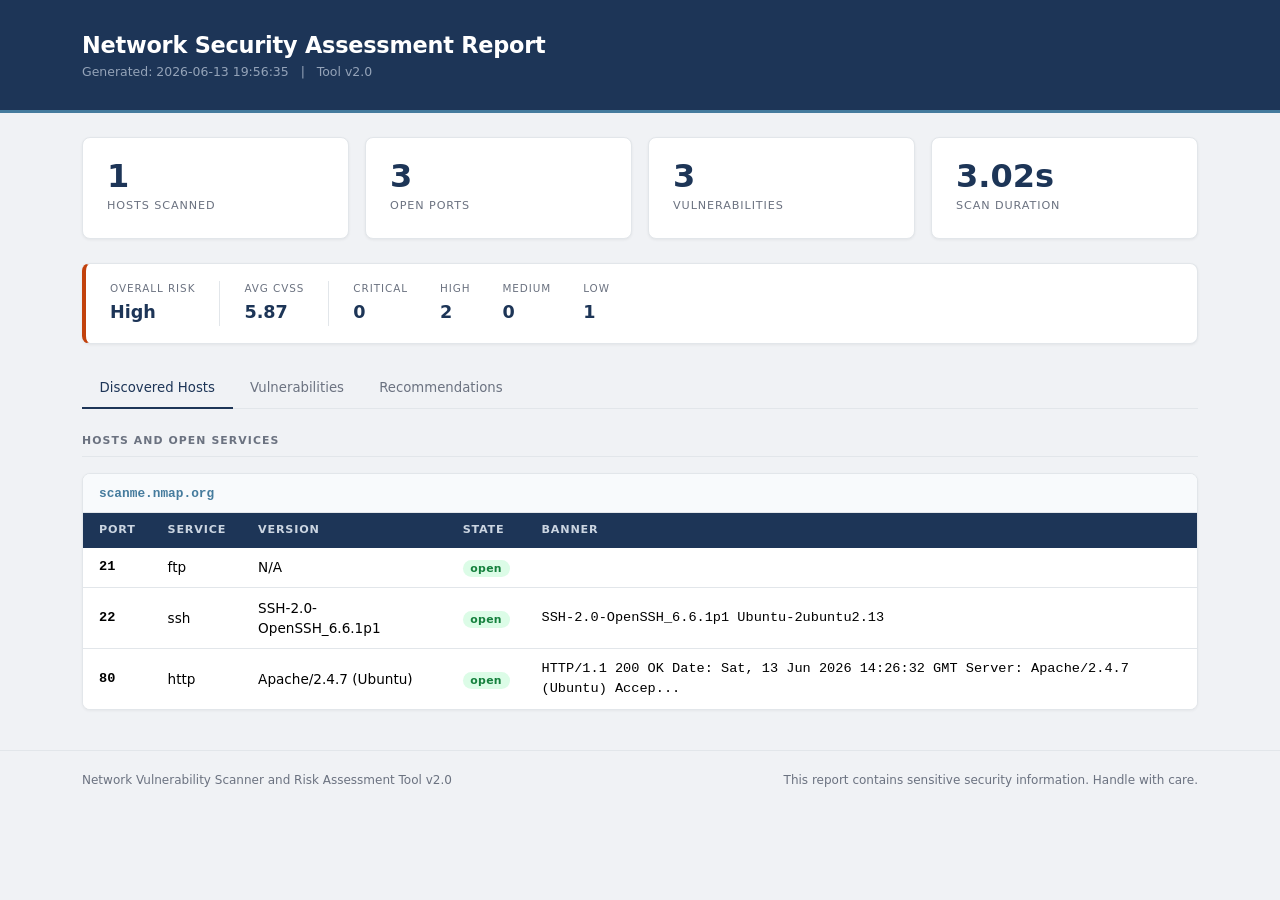
<file: report.html>
<!DOCTYPE html>
<html lang="en">
<head>
  <meta charset="UTF-8">
  <meta name="viewport" content="width=device-width, initial-scale=1.0">
  <title>Network Security Assessment Report</title>
  <link rel="stylesheet"
        href="https://cdnjs.cloudflare.com/ajax/libs/bootstrap/5.3.2/css/bootstrap.min.css">
  <style>
    :root {
      --bg:       #f0f2f5;
      --surface:  #ffffff;
      --border:   #e2e6ea;
      --accent:   #1d3557;
      --accent2:  #457b9d;
      --text:     #1f2937;
      --muted:    #6b7280;
      --critical: #b91c1c;
      --high:     #c2410c;
      --medium:   #b45309;
      --low:      #1d4ed8;
    }
    body {
      background: var(--bg);
      color: var(--text);
      font-family: 'Segoe UI', system-ui, sans-serif;
      font-size: 0.9rem;
    }
    .page-header {
      background: var(--accent);
      color: #fff;
      padding: 2rem 0 1.75rem;
      border-bottom: 3px solid var(--accent2);
    }
    .page-header h1 {
      font-size: 1.4rem;
      font-weight: 600;
      margin-bottom: 0.2rem;
      letter-spacing: -0.01em;
    }
    .page-header .meta { color: #94a3b8; font-size: 0.78rem; }
    .stat-card {
      background: var(--surface);
      border: 1px solid var(--border);
      border-radius: 8px;
      padding: 1.4rem 1.5rem;
      box-shadow: 0 1px 3px rgba(0,0,0,0.06);
    }
    .stat-card .stat-value {
      font-size: 2rem;
      font-weight: 700;
      color: var(--accent);
      line-height: 1;
    }
    .stat-card .stat-label {
      font-size: 0.7rem;
      text-transform: uppercase;
      letter-spacing: 0.08em;
      color: var(--muted);
      margin-top: 0.4rem;
    }
    .risk-banner {
      background: var(--surface);
      border: 1px solid var(--border);
      border-left: 4px solid transparent;
      border-radius: 8px;
      padding: 1.1rem 1.5rem;
      box-shadow: 0 1px 3px rgba(0,0,0,0.06);
    }
    .risk-banner.critical { border-left-color: var(--critical); }
    .risk-banner.high     { border-left-color: var(--high); }
    .risk-banner.medium   { border-left-color: var(--medium); }
    .risk-banner.low      { border-left-color: #16a34a; }
    .risk-cell .cell-label {
      font-size: 0.65rem;
      text-transform: uppercase;
      letter-spacing: 0.09em;
      color: var(--muted);
      margin-bottom: 0.15rem;
    }
    .risk-cell .cell-value {
      font-size: 1.1rem;
      font-weight: 700;
      color: var(--accent);
    }
    .risk-divider {
      width: 1px;
      background: var(--border);
      align-self: stretch;
      margin: 0 0.5rem;
    }
    .section-label {
      font-size: 0.68rem;
      font-weight: 700;
      text-transform: uppercase;
      letter-spacing: 0.1em;
      color: var(--muted);
      border-bottom: 1px solid var(--border);
      padding-bottom: 0.4rem;
      margin-bottom: 1rem;
    }
    .nav-tabs { border-bottom-color: var(--border); }
    .nav-tabs .nav-link {
      color: var(--muted);
      border: none;
      border-bottom: 2px solid transparent;
      border-radius: 0;
      font-size: 0.83rem;
      font-weight: 500;
      padding: 0.6rem 1.1rem;
    }
    .nav-tabs .nav-link:hover { color: var(--text); }
    .nav-tabs .nav-link.active {
      color: var(--accent);
      border-bottom-color: var(--accent);
      background: transparent;
    }
    .host-block {
      background: var(--surface);
      border: 1px solid var(--border);
      border-radius: 8px;
      overflow: hidden;
      box-shadow: 0 1px 3px rgba(0,0,0,0.05);
    }
    .host-title {
      background: #f8fafc;
      border-bottom: 1px solid var(--border);
      padding: 0.6rem 1rem;
      font-family: 'Courier New', monospace;
      font-size: 0.8rem;
      font-weight: 600;
      color: var(--accent2);
    }
    .table { color: var(--text); margin-bottom: 0; }
    .table thead th {
      background: var(--accent);
      color: #cbd5e1;
      font-size: 0.7rem;
      font-weight: 600;
      text-transform: uppercase;
      letter-spacing: 0.07em;
      border: none;
      padding: 0.55rem 1rem;
    }
    .table tbody td {
      padding: 0.6rem 1rem;
      vertical-align: middle;
      font-size: 0.85rem;
      border-color: var(--border);
    }
    .table tbody tr:last-child td { border-bottom: none; }
    .table tbody tr:hover { background: #f8fafc; }
    .port-num {
      font-family: 'Courier New', monospace;
      font-weight: 600;
      color: var(--accent);
    }
    .badge-open {
      background: #dcfce7;
      color: #15803d;
      font-size: 0.68rem;
      font-weight: 600;
      padding: 0.2em 0.7em;
      border-radius: 20px;
      letter-spacing: 0.03em;
    }
    .banner-text {
      font-family: 'Courier New', monospace;
      font-size: 0.72rem;
      color: var(--muted);
    }
    .vuln-card {
      background: var(--surface);
      border: 1px solid var(--border);
      border-left: 3px solid transparent;
      border-radius: 8px;
      padding: 1rem 1.25rem;
      box-shadow: 0 1px 3px rgba(0,0,0,0.05);
    }
    .vuln-card.critical { border-left-color: var(--critical); }
    .vuln-card.high     { border-left-color: var(--high); }
    .vuln-card.medium   { border-left-color: var(--medium); }
    .vuln-card.low      { border-left-color: var(--low); }
    .vuln-host {
      font-family: 'Courier New', monospace;
      font-size: 0.78rem;
      color: var(--muted);
    }
    .severity-pill {
      font-size: 0.65rem;
      font-weight: 600;
      padding: 0.25em 0.7em;
      border-radius: 4px;
      text-transform: uppercase;
      letter-spacing: 0.04em;
      white-space: nowrap;
    }
    .severity-pill.critical { background: #fee2e2; color: var(--critical); }
    .severity-pill.high     { background: #ffedd5; color: var(--high); }
    .severity-pill.medium   { background: #fef3c7; color: var(--medium); }
    .severity-pill.low      { background: #dbeafe; color: var(--low); }
    .field-label {
      font-size: 0.65rem;
      font-weight: 600;
      text-transform: uppercase;
      letter-spacing: 0.08em;
      color: var(--muted);
      margin-bottom: 0.2rem;
    }
    .rec-card {
      background: var(--surface);
      border: 1px solid var(--border);
      border-radius: 8px;
      padding: 1.25rem 1.5rem;
      box-shadow: 0 1px 3px rgba(0,0,0,0.05);
    }
    .page-footer {
      border-top: 1px solid var(--border);
      padding: 1.25rem 0;
      font-size: 0.75rem;
      color: var(--muted);
    }
  </style>
</head>
<body>

<div class="page-header">
  <div class="container">
    <h1>Network Security Assessment Report</h1>
    <div class="meta mt-1">Generated: 2026-06-13 19:56:35 &nbsp; | &nbsp; Tool v2.0</div>
  </div>
</div>

<div class="container py-4">

  <div class="row g-3 mb-4">
    <div class="col-6 col-md-3">
      <div class="stat-card">
        <div class="stat-value">1</div>
        <div class="stat-label">Hosts Scanned</div>
      </div>
    </div>
    <div class="col-6 col-md-3">
      <div class="stat-card">
        <div class="stat-value">3</div>
        <div class="stat-label">Open Ports</div>
      </div>
    </div>
    <div class="col-6 col-md-3">
      <div class="stat-card">
        <div class="stat-value">3</div>
        <div class="stat-label">Vulnerabilities</div>
      </div>
    </div>
    <div class="col-6 col-md-3">
      <div class="stat-card">
        <div class="stat-value">3.02s</div>
        <div class="stat-label">Scan Duration</div>
      </div>
    </div>
  </div>

  <div class="risk-banner high mb-4">
    <div class="d-flex align-items-center flex-wrap gap-3">
      <div class="risk-cell">
        <div class="cell-label">Overall Risk</div>
        <div class="cell-value">High</div>
      </div>
      <div class="risk-divider d-none d-md-block"></div>
      <div class="risk-cell">
        <div class="cell-label">Avg CVSS</div>
        <div class="cell-value">5.87</div>
      </div>
      <div class="risk-divider d-none d-md-block"></div>
      <div class="risk-cell">
        <div class="cell-label">Critical</div>
        <div class="cell-value">0</div>
      </div>
      <div class="risk-cell ms-3">
        <div class="cell-label">High</div>
        <div class="cell-value">2</div>
      </div>
      <div class="risk-cell ms-3">
        <div class="cell-label">Medium</div>
        <div class="cell-value">0</div>
      </div>
      <div class="risk-cell ms-3">
        <div class="cell-label">Low</div>
        <div class="cell-value">1</div>
      </div>
    </div>
  </div>

  <ul class="nav nav-tabs mb-4" id="reportTabs">
    <li class="nav-item">
      <a class="nav-link active" data-bs-toggle="tab" href="#hosts">Discovered Hosts</a>
    </li>
    <li class="nav-item">
      <a class="nav-link" data-bs-toggle="tab" href="#vulns">Vulnerabilities</a>
    </li>
    <li class="nav-item">
      <a class="nav-link" data-bs-toggle="tab" href="#recs">Recommendations</a>
    </li>
  </ul>

  <div class="tab-content">

    <div class="tab-pane fade show active" id="hosts">
      <div class="section-label">Hosts and Open Services</div>
      
            <div class="host-block mb-3">
              <div class="host-title">scanme.nmap.org</div>
              <table class="table table-sm mb-0">
                <thead>
                  <tr>
                    <th>Port</th><th>Service</th><th>Version</th>
                    <th>State</th><th>Banner</th>
                  </tr>
                </thead>
                <tbody>
                <tr>
                  <td class="port-num">21</td>
                  <td>ftp</td>
                  <td>N/A</td>
                  <td><span class="badge-open">open</span></td>
                  <td class="banner-text"></td>
                </tr>
                <tr>
                  <td class="port-num">22</td>
                  <td>ssh</td>
                  <td>SSH-2.0-OpenSSH_6.6.1p1</td>
                  <td><span class="badge-open">open</span></td>
                  <td class="banner-text">SSH-2.0-OpenSSH_6.6.1p1 Ubuntu-2ubuntu2.13</td>
                </tr>
                <tr>
                  <td class="port-num">80</td>
                  <td>http</td>
                  <td>Apache/2.4.7 (Ubuntu)</td>
                  <td><span class="badge-open">open</span></td>
                  <td class="banner-text">HTTP/1.1 200 OK
Date: Sat, 13 Jun 2026 14:26:32 GMT
Server: Apache/2.4.7 (Ubuntu)
Accep...</td>
                </tr>
                </tbody>
              </table>
            </div>
    </div>

    <div class="tab-pane fade" id="vulns">
      <div class="section-label">Findings</div>
      
            <div class="vuln-card high mb-3">
              <div class="d-flex justify-content-between align-items-start mb-2">
                <span class="vuln-host">scanme.nmap.org:21 - ftp</span>
                <span class="severity-pill high">High / CVSS 7.5</span>
              </div>
              <div class="row g-3">
                <div class="col-12 col-md-6">
                  <div class="field-label">Issue</div>
                  <div>Service uses an unencrypted communication protocol</div>
                </div>
                <div class="col-12 col-md-6">
                  <div class="field-label">Recommendation</div>
                  <div>Migrate to an encrypted protocol variant (HTTPS, SFTP, etc.)</div>
                </div>
              </div>
            </div>
            <div class="vuln-card high mb-3">
              <div class="d-flex justify-content-between align-items-start mb-2">
                <span class="vuln-host">scanme.nmap.org:80 - http</span>
                <span class="severity-pill high">High / CVSS 7.5</span>
              </div>
              <div class="row g-3">
                <div class="col-12 col-md-6">
                  <div class="field-label">Issue</div>
                  <div>Service uses an unencrypted communication protocol</div>
                </div>
                <div class="col-12 col-md-6">
                  <div class="field-label">Recommendation</div>
                  <div>Migrate to an encrypted protocol variant (HTTPS, SFTP, etc.)</div>
                </div>
              </div>
            </div>
            <div class="vuln-card low mb-3">
              <div class="d-flex justify-content-between align-items-start mb-2">
                <span class="vuln-host">scanme.nmap.org:80 - http</span>
                <span class="severity-pill low">Low / CVSS 2.6</span>
              </div>
              <div class="row g-3">
                <div class="col-12 col-md-6">
                  <div class="field-label">Issue</div>
                  <div>HTTP server reveals version information in response headers</div>
                </div>
                <div class="col-12 col-md-6">
                  <div class="field-label">Recommendation</div>
                  <div>Configure the server to suppress version details in headers</div>
                </div>
              </div>
            </div>
    </div>

    <div class="tab-pane fade" id="recs">
      <div class="section-label">Priority Actions</div>
      <div class="rec-card"><p class="mb-2"><strong>High:</strong> Remediate within 24 to 48 hours.</p></div>
    </div>

  </div>
</div>

<div class="page-footer">
  <div class="container d-flex justify-content-between flex-wrap gap-2">
    <span>Network Vulnerability Scanner and Risk Assessment Tool v2.0</span>
    <span>This report contains sensitive security information. Handle with care.</span>
  </div>
</div>

<script src="https://cdnjs.cloudflare.com/ajax/libs/bootstrap/5.3.2/js/bootstrap.bundle.min.js"></script>
</body>
</html>
</file>
